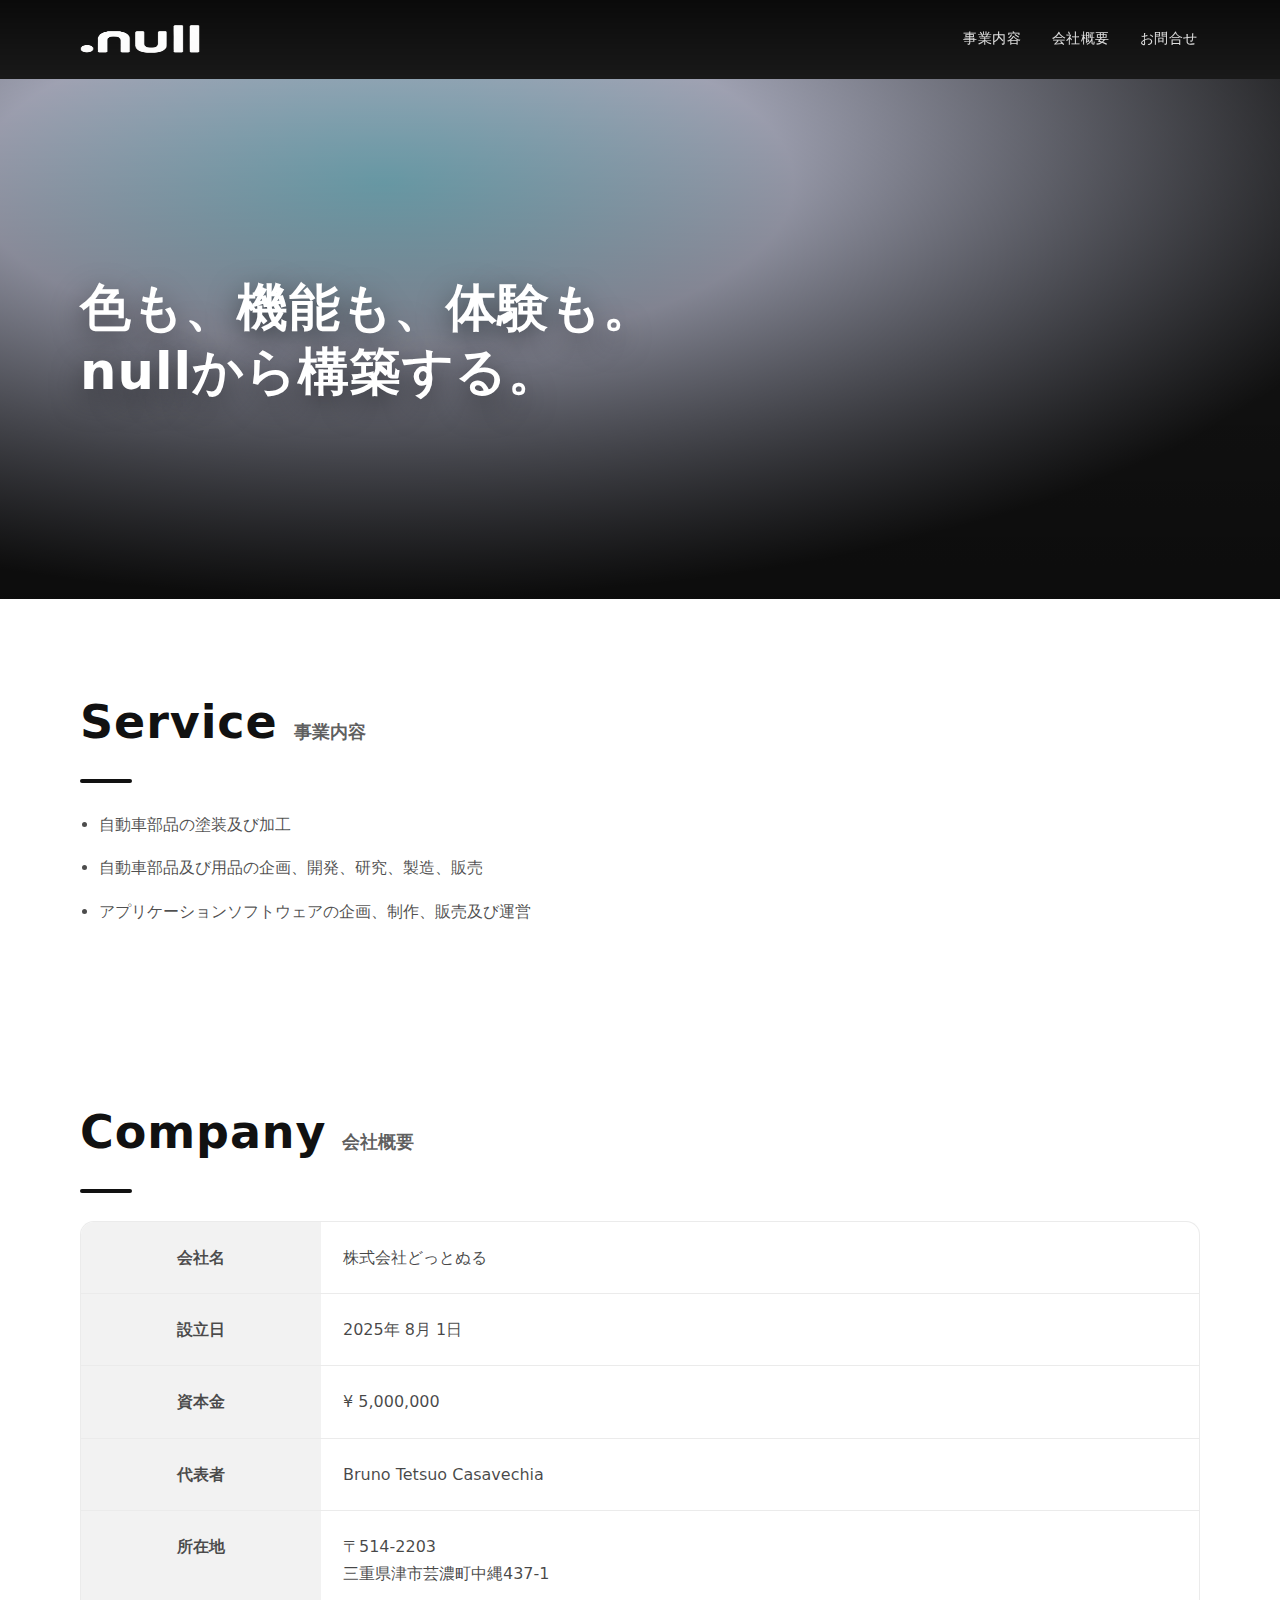
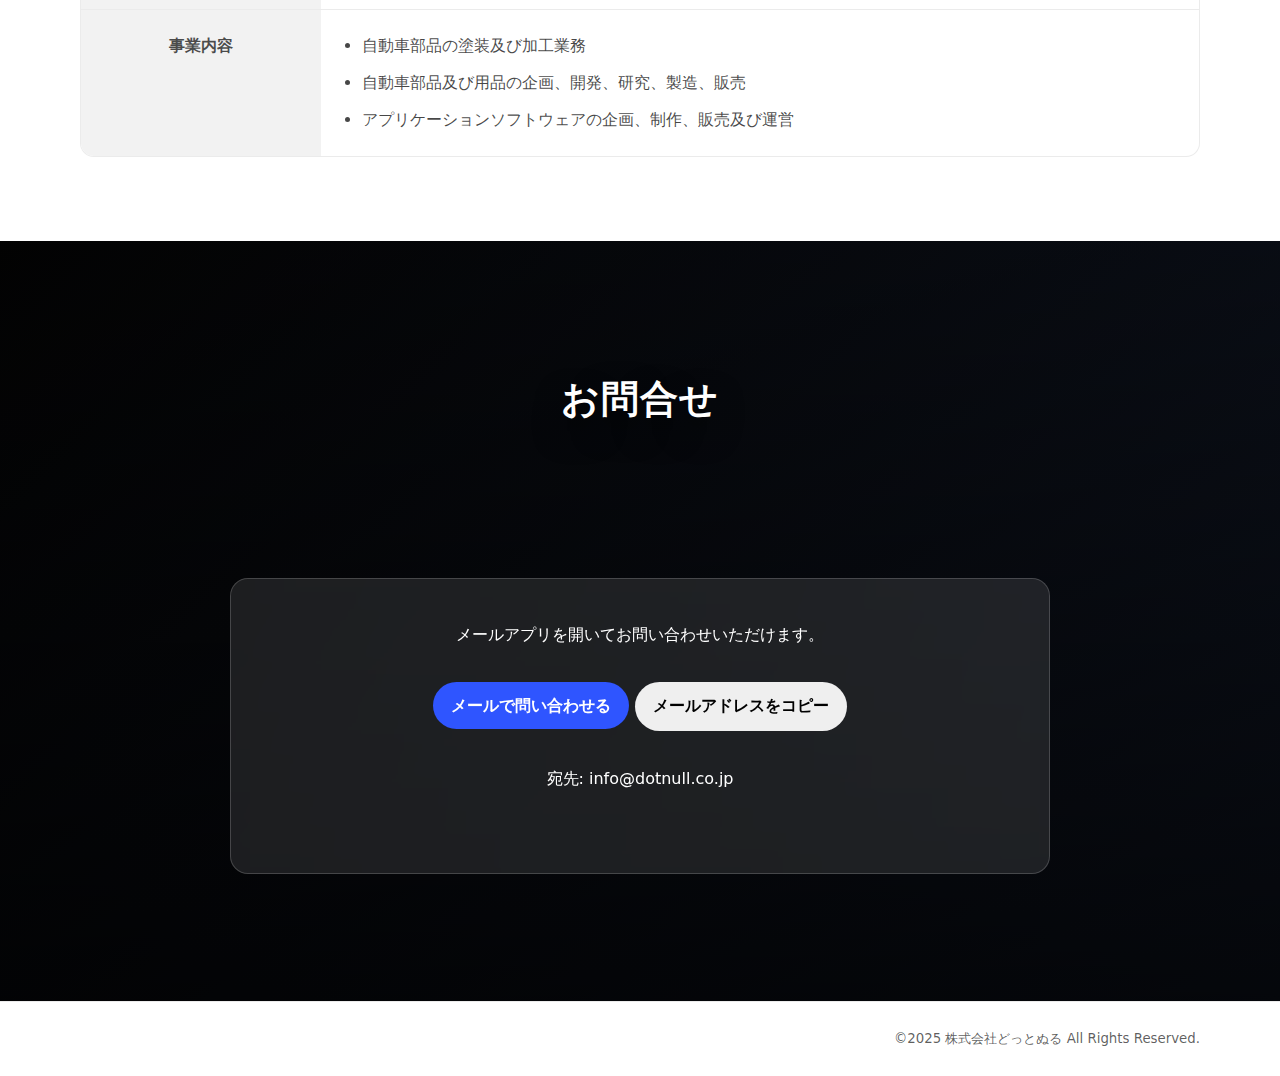
<file: index.html>
<!doctype html>
<html lang="ja">
  <head>
    <meta charset="utf-8" />
    <meta name="viewport" content="width=device-width, initial-scale=1" />
    <title>株式会社どっとぬる | .null</title>
    <meta
      name="description"
      content="色も、機能も、体験も。nullから構築する。株式会社どっとぬるのコーポレートサイト。"
    />

    <meta property="og:title" content="株式会社どっとぬる | .null" />
    <meta
      property="og:description"
      content="色も、機能も、体験も。nullから構築する。"
    />
    <meta property="og:type" content="website" />
    <meta property="og:url" content="https://dotnull.co.jp/" />

    <link rel="icon" href="assets/null_fav.png?v=1" type="image/png" />
    <link rel="apple-touch-icon" href="assets/null_fav.png?v=1" />
    <link rel="stylesheet" href="styles.css" />
  </head>
  <body>
    <a class="skip-link" href="#main">本文へスキップ</a>

    <header class="site-header" role="banner">
      <div class="container header-inner">
        <a class="brand" href="#top" aria-label="トップへ">
          <img class="brand-logo" src="assets/null_ちょっと変だけど白.png?v=1" alt=".null" />
        </a>
        <nav class="nav" aria-label="サイト内ナビゲーション">
          <a class="nav-link" href="#service">事業内容</a>
          <a class="nav-link" href="#company">会社概要</a>
          <a class="nav-link" href="#contact">お問合せ</a>
        </nav>
      </div>
    </header>

    <main id="main" class="site-main" role="main">
      <section id="top" class="hero" aria-label="ヒーロー">
        <div class="container hero-inner">
          <h1 class="hero-title">
            色も、機能も、体験も。<br />
            nullから構築する。
          </h1>
        </div>
      </section>

      <section id="service" class="section section--service">
        <div class="container">
          <div class="section-head">
            <h2 class="section-title">
              <span class="section-title-en">Service</span>
              <span class="section-title-ja">事業内容</span>
            </h2>
            <div class="section-rule" aria-hidden="true"></div>
          </div>
          <ul class="service-list">
            <li>自動車部品の塗装及び加工</li>
            <li>自動車部品及び用品の企画、開発、研究、製造、販売</li>
            <li>アプリケーションソフトウェアの企画、制作、販売及び運営</li>
          </ul>
        </div>
      </section>

      <section id="company" class="section section--company">
        <div class="container">
          <div class="section-head">
            <h2 class="section-title">
              <span class="section-title-en">Company</span>
              <span class="section-title-ja">会社概要</span>
            </h2>
            <div class="section-rule" aria-hidden="true"></div>
          </div>

          <div class="company-card" role="region" aria-label="会社概要">
            <dl class="company-table">
              <div class="company-row">
                <dt>会社名</dt>
                <dd>株式会社どっとぬる</dd>
              </div>
              <div class="company-row">
                <dt>設立日</dt>
                <dd>2025年 8月 1日</dd>
              </div>
              <div class="company-row">
                <dt>資本金</dt>
                <dd>¥ 5,000,000</dd>
              </div>
              <div class="company-row">
                <dt>代表者</dt>
                <dd>Bruno Tetsuo Casavechia</dd>
              </div>
              <div class="company-row">
                <dt>所在地</dt>
                <dd>
                  〒514-2203<br />
                  三重県津市芸濃町中縄437-1
                </dd>
              </div>
              <div class="company-row">
                <dt>事業内容</dt>
                <dd>
                  <ul class="company-inline-list">
                    <li>自動車部品の塗装及び加工業務</li>
                    <li>自動車部品及び用品の企画、開発、研究、製造、販売</li>
                    <li>アプリケーションソフトウェアの企画、制作、販売及び運営</li>
                  </ul>
                </dd>
              </div>
            </dl>
          </div>
        </div>
      </section>

      <section id="contact" class="section section--contact">
        <div class="contact-bg" aria-hidden="true"></div>
        <div class="container contact-inner">
          <h2 class="contact-title">お問合せ</h2>

          <div class="contact-form" role="region" aria-label="お問い合わせ方法">
            <p class="contact-lead">
              メールアプリを開いてお問い合わせいただけます。
            </p>

            <div class="contact-actions">
              <a class="button button--primary" id="contact-mailto" href="mailto:info@dotnull.co.jp">メールで問い合わせる</a>
              <button class="button button--secondary" id="copy-email" type="button">
                メールアドレスをコピー
              </button>
            </div>

            <p class="contact-email">
              宛先:
              <span id="contact-email" class="contact-email-value">info@dotnull.co.jp</span>
            </p>
            <p class="form-note" id="form-note" role="status" aria-live="polite"></p>
          </div>
        </div>
      </section>
    </main>

    <footer class="site-footer" role="contentinfo">
      <div class="container footer-inner">
        <small>©2025 株式会社どっとぬる All Rights Reserved.</small>
      </div>
    </footer>

    <script src="main.js?v=2" defer></script>
  </body>
</html>
</file>
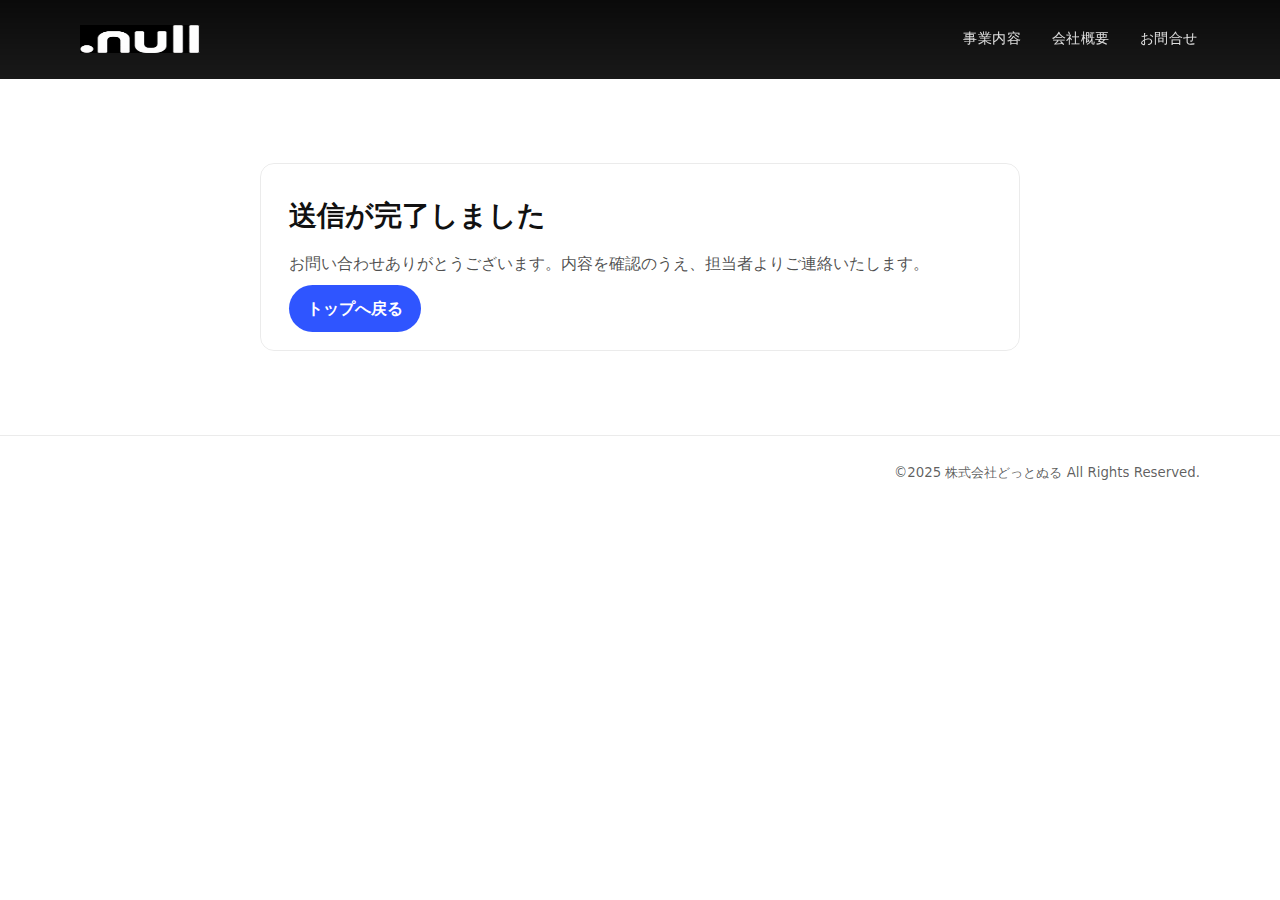
<file: thanks.html>
<!doctype html>
<html lang="ja">
  <head>
    <meta charset="utf-8" />
    <meta name="viewport" content="width=device-width, initial-scale=1" />
    <title>送信完了 | 株式会社どっとぬる</title>
    <meta name="description" content="お問い合わせを受け付けました。" />

    <link rel="icon" href="assets/null_fav.png?v=1" type="image/png" />
    <link rel="apple-touch-icon" href="assets/null_fav.png?v=1" />
    <link rel="stylesheet" href="styles.css" />
  </head>
  <body>
    <a class="skip-link" href="#main">本文へスキップ</a>

    <header class="site-header" role="banner">
      <div class="container header-inner">
        <a class="brand" href="./" aria-label="トップへ">
          <img class="brand-logo" src="assets/null.png?v=1" alt=".null" />
        </a>
        <nav class="nav" aria-label="サイト内ナビゲーション">
          <a class="nav-link" href="./#service">事業内容</a>
          <a class="nav-link" href="./#company">会社概要</a>
          <a class="nav-link" href="./#contact">お問合せ</a>
        </nav>
      </div>
    </header>

    <main id="main" class="container" style="padding: 84px 0">
      <div
        style="
          border: 1px solid rgba(0, 0, 0, 0.08);
          border-radius: 14px;
          padding: 28px;
          max-width: 760px;
          margin: 0 auto;
        "
      >
        <h1 style="margin: 0 0 10px; font-size: 28px">送信が完了しました</h1>
        <p style="margin: 0 0 18px; color: rgba(0, 0, 0, 0.7)">
          お問い合わせありがとうございます。内容を確認のうえ、担当者よりご連絡いたします。
        </p>
        <a class="button button--primary" href="./">トップへ戻る</a>
      </div>
    </main>

    <footer class="site-footer" role="contentinfo">
      <div class="container footer-inner">
        <small>©2025 株式会社どっとぬる All Rights Reserved.</small>
      </div>
    </footer>
  </body>
</html>
</file>
<file: styles.css>
:root {
  --bg: #ffffff;
  --text: #111111;
  --muted: #6b7280;
  --header-bg: #050505;
  --header-text: #f5f5f5;
  --line: rgba(0, 0, 0, 0.08);
  --surface: #ffffff;
  --surface-muted: #f2f2f2;
  --shadow: 0 14px 40px rgba(0, 0, 0, 0.18);
  --primary: #2f55ff;
  --primary-hover: #2446db;
  --radius: 14px;
  --max: 1120px;
  --hero-image: none;
  --contact-image: none;
}

*,
*::before,
*::after {
  box-sizing: border-box;
}

html {
  scroll-behavior: smooth;
}

body {
  margin: 0;
  font-family: ui-sans-serif, system-ui, -apple-system, "Hiragino Kaku Gothic ProN",
    "Hiragino Sans", "Noto Sans JP", "Yu Gothic", "Meiryo", sans-serif;
  color: var(--text);
  background: var(--bg);
  line-height: 1.7;
}

img {
  max-width: 100%;
  height: auto;
  display: block;
}

a {
  color: inherit;
  text-decoration: none;
}

.container {
  width: min(var(--max), calc(100% - 48px));
  margin: 0 auto;
}

.skip-link {
  position: absolute;
  top: 8px;
  left: 8px;
  padding: 10px 12px;
  background: #fff;
  border: 1px solid var(--line);
  border-radius: 10px;
  transform: translateY(-200%);
  z-index: 9999;
}

.skip-link:focus {
  transform: translateY(0);
}

.site-header {
  position: sticky;
  top: 0;
  z-index: 1000;
  background: linear-gradient(180deg, rgba(0, 0, 0, 0.96), rgba(0, 0, 0, 0.9));
  border-bottom: 1px solid rgba(255, 255, 255, 0.06);
  backdrop-filter: blur(10px);
}

.header-inner {
  height: 78px;
  display: flex;
  align-items: center;
  justify-content: space-between;
  gap: 20px;
}

.brand {
  display: inline-flex;
  align-items: center;
}

.brand-logo {
  width: 120px;
  height: 28px;
}

.nav {
  display: flex;
  gap: 26px;
  align-items: center;
}

.nav-link {
  color: rgba(255, 255, 255, 0.86);
  font-size: 14px;
  letter-spacing: 0.04em;
  padding: 10px 2px;
  position: relative;
}

.nav-link::after {
  content: "";
  position: absolute;
  left: 0;
  bottom: 4px;
  width: 100%;
  height: 2px;
  background: rgba(255, 255, 255, 0.65);
  transform: scaleX(0);
  transform-origin: left;
  transition: transform 160ms ease;
}

.nav-link:hover::after,
.nav-link:focus-visible::after {
  transform: scaleX(1);
}

.site-main {
  min-height: 70vh;
}

.hero {
  min-height: 520px;
  display: grid;
  align-items: center;
  background-image: linear-gradient(
      180deg,
      rgba(0, 0, 0, 0.3),
      rgba(0, 0, 0, 0.6)
    ),
    var(--hero-image),
    radial-gradient(
      80% 80% at 30% 20%,
      rgba(46, 214, 255, 0.45),
      rgba(31, 60, 255, 0.12) 40%,
      rgba(0, 0, 0, 0.88) 100%
    );
  background-size: cover;
  background-position: center;
  color: #fff;
}

.hero-inner {
  padding: 84px 0;
}

.hero-title {
  margin: 0;
  font-size: clamp(34px, 4vw, 56px);
  letter-spacing: 0.02em;
  line-height: 1.25;
  font-weight: 800;
  text-shadow: 0 10px 30px rgba(0, 0, 0, 0.55);
}

.section {
  padding: 84px 0;
}

.section--service {
  background: #fff;
}

.section--company {
  background: #fff;
}

.section-head {
  display: grid;
  gap: 18px;
  margin-bottom: 28px;
}

.section-title {
  display: flex;
  align-items: baseline;
  gap: 16px;
  margin: 0;
}

.section-title-en {
  font-size: 46px;
  font-weight: 800;
  letter-spacing: 0.02em;
}

.section-title-ja {
  font-size: 18px;
  font-weight: 700;
  color: rgba(0, 0, 0, 0.64);
}

.section-rule {
  width: 52px;
  height: 4px;
  background: #111;
  border-radius: 999px;
}

.service-list {
  margin: 0;
  padding-left: 1.2em;
  color: rgba(0, 0, 0, 0.7);
  font-size: 16px;
  display: grid;
  gap: 16px;
}

.company-card {
  border: 1px solid var(--line);
  border-radius: var(--radius);
  overflow: hidden;
  background: var(--surface);
}

.company-table {
  margin: 0;
}

.company-row {
  display: grid;
  grid-template-columns: 240px 1fr;
  border-top: 1px solid var(--line);
}

.company-row:first-child {
  border-top: 0;
}

.company-row dt {
  margin: 0;
  padding: 22px 18px;
  background: var(--surface-muted);
  color: rgba(0, 0, 0, 0.7);
  font-weight: 700;
  text-align: center;
}

.company-row dd {
  margin: 0;
  padding: 22px 22px;
  color: rgba(0, 0, 0, 0.72);
}

.company-inline-list {
  margin: 0;
  padding-left: 1.2em;
  display: grid;
  gap: 10px;
}

.section--contact {
  position: relative;
  padding: 0;
  color: #fff;
}

.contact-bg {
  min-height: 760px;
  background-image: linear-gradient(
      180deg,
      rgba(0, 0, 0, 0.25),
      rgba(0, 0, 0, 0.72)
    ),
    var(--contact-image),
    linear-gradient(135deg, rgba(3, 3, 3, 1), rgba(17, 24, 39, 1));
  background-size: cover;
  background-position: center;
}

.contact-inner {
  position: absolute;
  inset: 0;
  display: grid;
  place-items: center;
  text-align: center;
  padding: 64px 0;
}

.contact-title {
  font-size: 38px;
  margin: 0 0 22px;
  font-weight: 800;
  letter-spacing: 0.02em;
  text-shadow: 0 14px 30px rgba(0, 0, 0, 0.55);
}

.contact-form {
  width: min(820px, 100%);
  display: grid;
  gap: 18px;
  padding: 26px;
  border-radius: 18px;
  background: rgba(255, 255, 255, 0.1);
  border: 1px solid rgba(255, 255, 255, 0.18);
  backdrop-filter: blur(8px);
}

.field {
  display: grid;
  gap: 10px;
  text-align: left;
}

.field-label {
  font-size: 14px;
  font-weight: 700;
  color: rgba(255, 255, 255, 0.9);
}

.field-input,
.field-textarea {
  width: 100%;
  border-radius: 12px;
  border: 1px solid rgba(255, 255, 255, 0.15);
  background: rgba(255, 255, 255, 0.95);
  color: #111;
  font-size: 16px;
  padding: 14px 14px;
  outline: none;
}

.field-textarea {
  resize: vertical;
  min-height: 160px;
}

.field-input:focus,
.field-textarea:focus {
  border-color: rgba(47, 85, 255, 0.75);
  box-shadow: 0 0 0 4px rgba(47, 85, 255, 0.18);
}

.button {
  border: 0;
  border-radius: 999px;
  padding: 14px 18px;
  font-weight: 800;
  font-size: 16px;
  cursor: pointer;
}

.button--primary {
  background: var(--primary);
  color: #fff;
  transition: transform 120ms ease, background-color 120ms ease;
}

.button--primary:hover {
  background: var(--primary-hover);
}

.button--primary:active {
  transform: translateY(1px);
}

.form-note {
  margin: 0;
  min-height: 1.6em;
  color: rgba(255, 255, 255, 0.9);
  font-size: 13px;
  text-align: center;
}

.site-footer {
  background: #fff;
  border-top: 1px solid var(--line);
}

.footer-inner {
  padding: 26px 0;
  display: flex;
  justify-content: flex-end;
  color: rgba(0, 0, 0, 0.64);
}

@media (max-width: 820px) {
  .header-inner {
    height: 70px;
  }

  .nav {
    gap: 16px;
  }

  .nav-link {
    font-size: 13px;
  }

  .brand-logo {
    width: 106px;
  }

  .section {
    padding: 64px 0;
  }

  .section-title-en {
    font-size: 40px;
  }

  .company-row {
    grid-template-columns: 140px 1fr;
  }

  .company-row dt,
  .company-row dd {
    padding: 18px 14px;
  }

  .contact-form {
    padding: 18px;
  }
}

@media (max-width: 520px) {
  .container {
    width: min(var(--max), calc(100% - 32px));
  }

  .nav {
    gap: 12px;
  }

  .nav-link {
    padding: 8px 2px;
  }

  .hero {
    min-height: 420px;
  }

  .contact-bg {
    min-height: 720px;
  }

  .company-row {
    grid-template-columns: 1fr;
  }

  .company-row dt {
    text-align: left;
  }

  .footer-inner {
    justify-content: center;
    text-align: center;
  }
}
</file>
